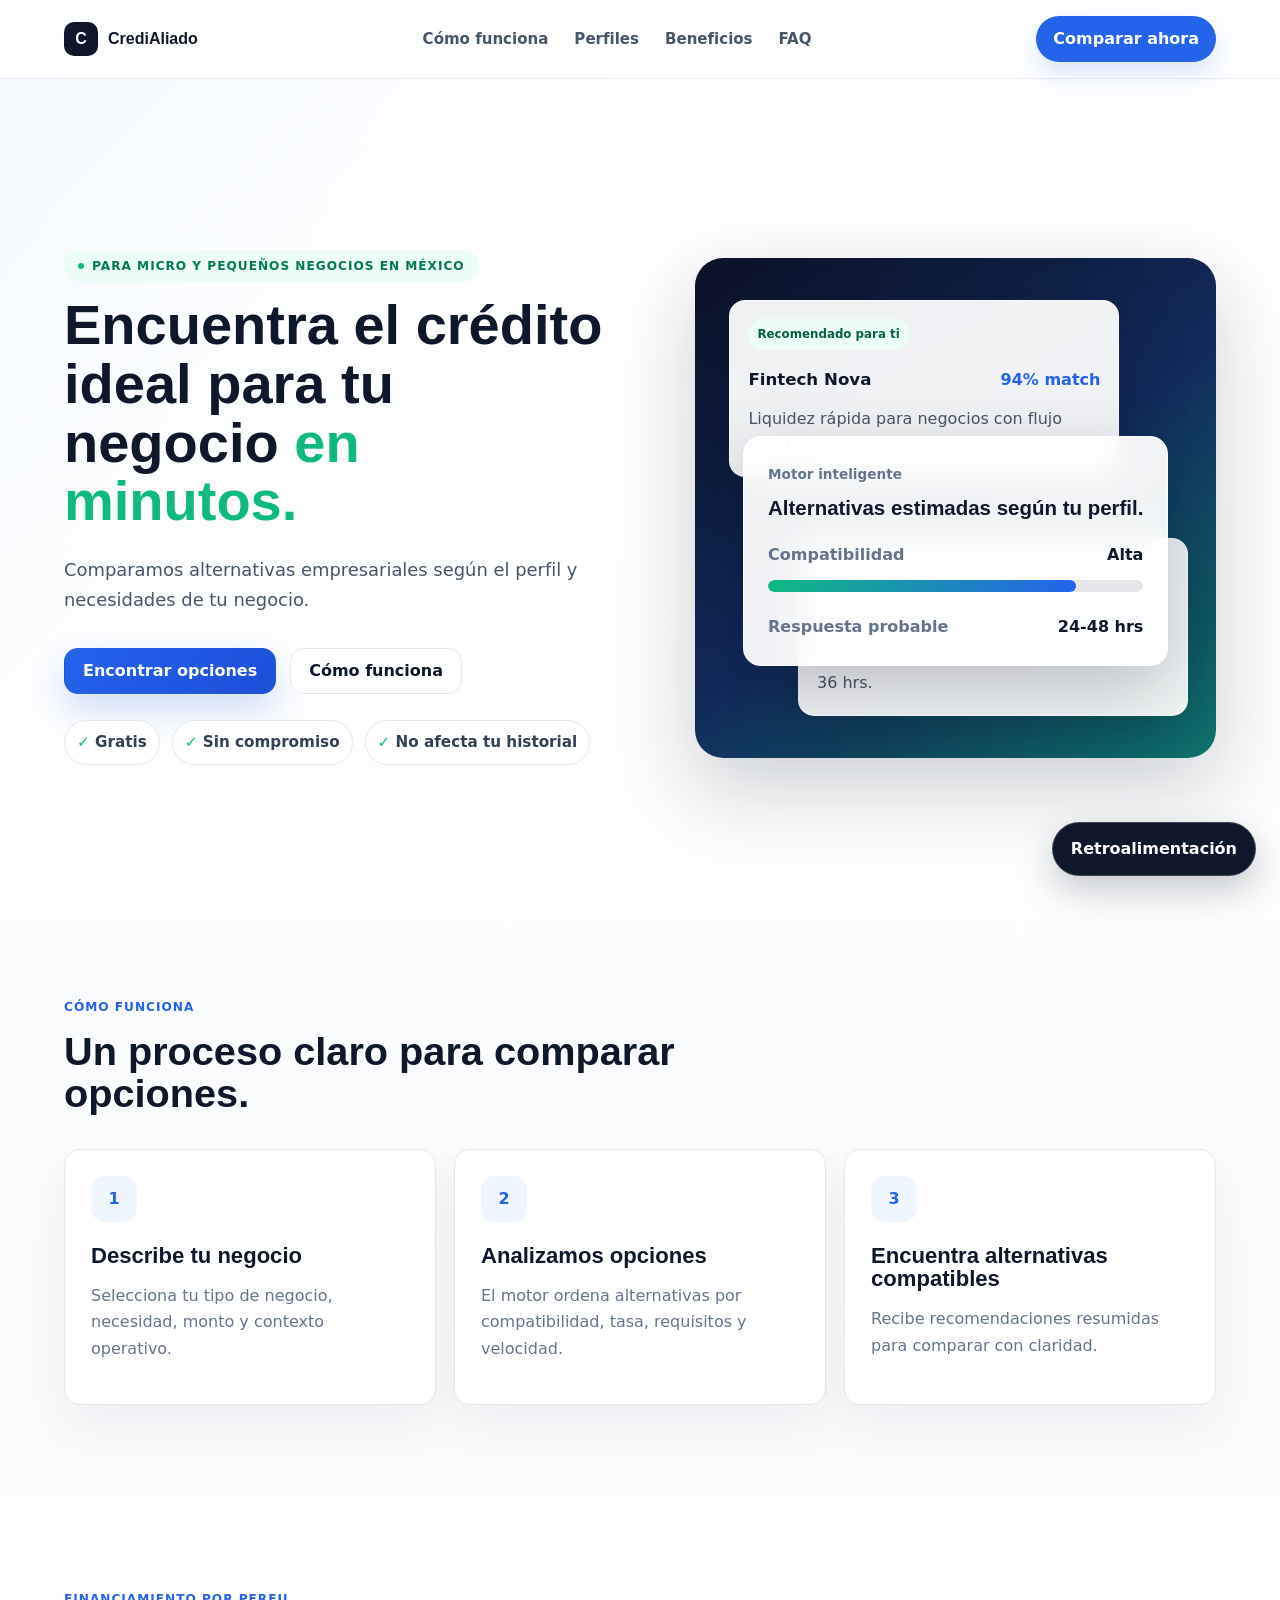
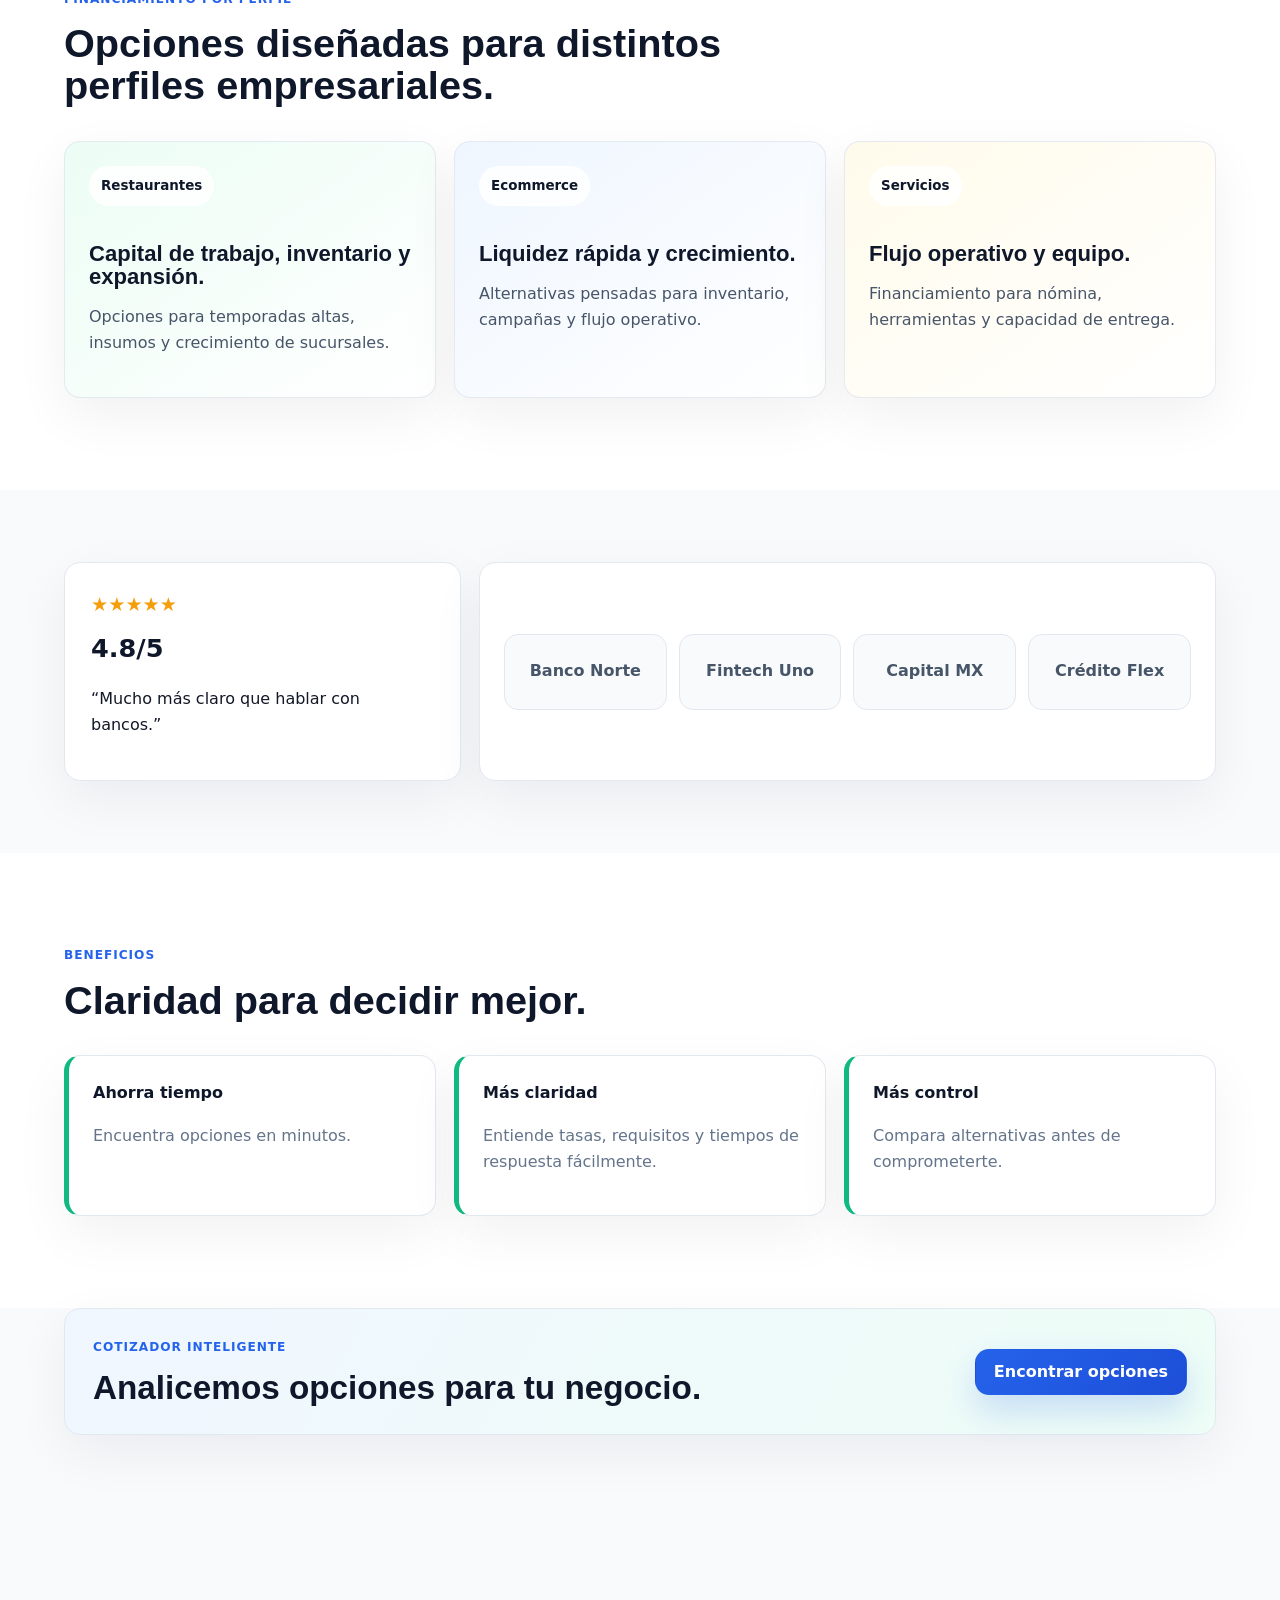
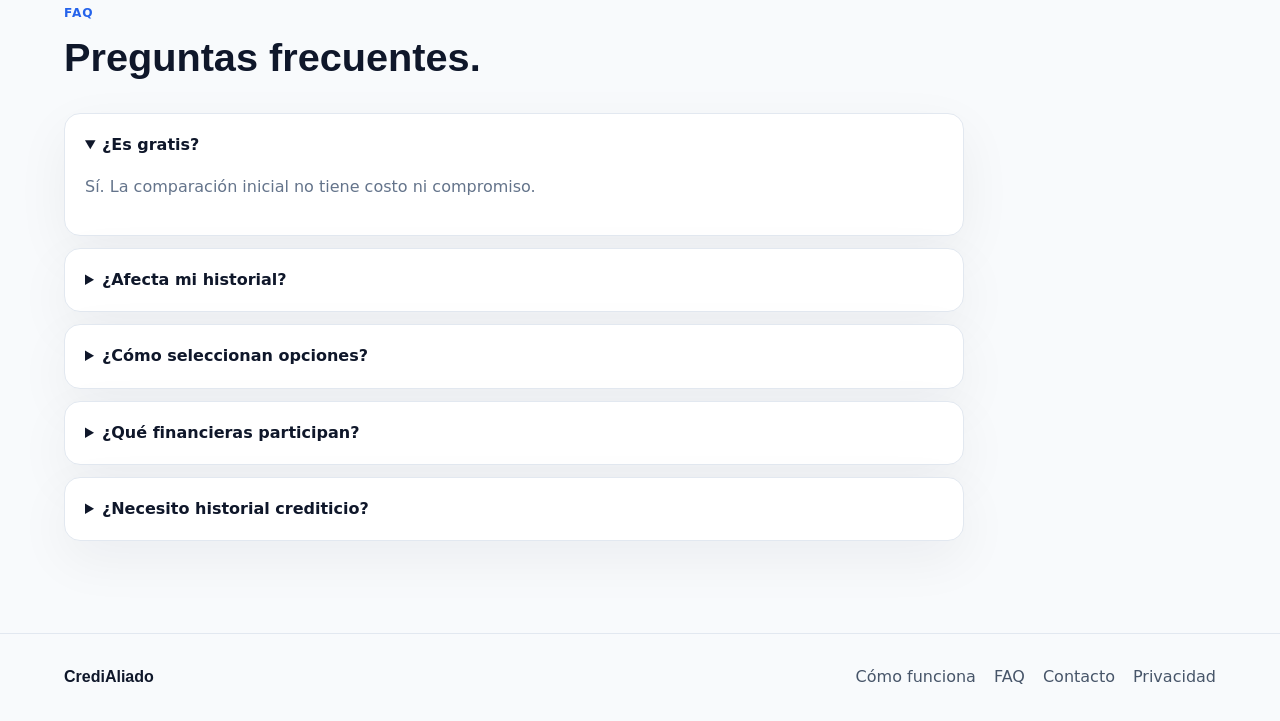
<file: index.html>
<!doctype html>
<html lang="es">
  <head>
    <!-- Google Tag Manager -->
    <script>
      (function (w, d, s, l, i) {
        w[l] = w[l] || [];
        w[l].push({ "gtm.start": new Date().getTime(), event: "gtm.js" });
        var f = d.getElementsByTagName(s)[0],
          j = d.createElement(s),
          dl = l != "dataLayer" ? "&l=" + l : "";
        j.async = true;
        j.src = "https://www.googletagmanager.com/gtm.js?id=" + i + dl;
        f.parentNode.insertBefore(j, f);
      })(window, document, "script", "dataLayer", "GTM-PTRPFNFP");
    </script>
    <!-- End Google Tag Manager -->
    <meta charset="UTF-8" />
    <meta name="viewport" content="width=device-width, initial-scale=1.0" />
    <title>CrediAliado | Matching financiero para PYMEs</title>
    <meta
      name="description"
      content="Encuentra financiamiento empresarial con una plataforma inteligente de matching financiero para PYMEs."
    />
    <link
      rel="icon"
      href="data:image/svg+xml,%3Csvg xmlns='http://www.w3.org/2000/svg' viewBox='0 0 64 64'%3E%3Crect width='64' height='64' rx='18' fill='%230F172A'/%3E%3Ctext x='32' y='42' text-anchor='middle' font-family='Arial' font-size='34' font-weight='700' fill='white'%3EC%3C/text%3E%3C/svg%3E"
    />
    <link rel="stylesheet" href="styles.css" />
  </head>
  <body>
    <!-- Google Tag Manager (noscript) -->
    <noscript
      ><iframe
        src="https://www.googletagmanager.com/ns.html?id=GTM-PTRPFNFP"
        height="0"
        width="0"
        style="display: none; visibility: hidden"
      ></iframe
    ></noscript>
    <!-- End Google Tag Manager (noscript) -->
    <header class="site-header">
      <a class="brand" href="index.html#inicio" aria-label="CrediAliado inicio">
        <span class="brand-mark">C</span>
        <span>CrediAliado</span>
      </a>
      <nav class="nav-links" aria-label="Navegación principal">
        <a href="#como-funciona">Cómo funciona</a>
        <a href="#perfiles">Perfiles</a>
        <a href="#beneficios">Beneficios</a>
        <a href="#faq">FAQ</a>
      </nav>
      <a class="header-cta" href="cotizador.html">Comparar ahora</a>
    </header>

    <main>
      <section class="hero" id="inicio">
        <div class="hero-copy">
          <p class="eyebrow hero-eyebrow">
            Para micro y pequeños negocios en México
          </p>
          <h1>
            Encuentra el crédito ideal para tu negocio
            <span class="text-green">en minutos.</span>
          </h1>
          <p class="hero-subtitle">
            Comparamos alternativas empresariales según el perfil y necesidades
            de tu negocio.
          </p>
          <div class="hero-actions">
            <a class="button button-primary" href="cotizador.html"
              >Encontrar opciones</a
            >
            <a class="button button-ghost" href="#como-funciona"
              >Cómo funciona</a
            >
          </div>
          <div class="trust-strip" aria-label="Indicadores de confianza">
            <span><strong>✓</strong> Gratis</span>
            <span><strong>✓</strong> Sin compromiso</span>
            <span><strong>✓</strong> No afecta tu historial</span>
          </div>
        </div>

        <div
          class="hero-visual calm-visual"
          aria-label="Vista previa de matching financiero"
        >
          <div class="smart-card hero-rec primary-rec">
            <span class="rec-label">Recomendado para ti</span>
            <div class="rec-head">
              <strong>Fintech Nova</strong>
              <span>94% match</span>
            </div>
            <p>Liquidez rápida para negocios con flujo constante.</p>
          </div>
          <div class="smart-card hero-rec secondary-rec">
            <span class="rec-label">Opción flexible</span>
            <div class="rec-head">
              <strong>Capital MX</strong>
              <span>88% match</span>
            </div>
            <p>Menos requisitos, respuesta estimada en 36 hrs.</p>
          </div>
          <div class="insight-panel">
            <span class="small-label">Motor inteligente</span>
            <h3>Alternativas estimadas según tu perfil.</h3>
            <div class="insight-row">
              <span>Compatibilidad</span>
              <strong>Alta</strong>
            </div>
            <div class="insight-line"><span style="--bar: 82%"></span></div>
            <div class="insight-row">
              <span>Respuesta probable</span>
              <strong>24-48 hrs</strong>
            </div>
          </div>
        </div>
      </section>

      <section class="section" id="como-funciona">
        <div class="section-heading">
          <p class="eyebrow">Cómo funciona</p>
          <h2>Un proceso claro para comparar opciones.</h2>
        </div>
        <div class="steps-grid">
          <article class="info-card">
            <span class="icon-box">1</span>
            <h3>Describe tu negocio</h3>
            <p>
              Selecciona tu tipo de negocio, necesidad, monto y contexto
              operativo.
            </p>
          </article>
          <article class="info-card">
            <span class="icon-box">2</span>
            <h3>Analizamos opciones</h3>
            <p>
              El motor ordena alternativas por compatibilidad, tasa, requisitos
              y velocidad.
            </p>
          </article>
          <article class="info-card">
            <span class="icon-box">3</span>
            <h3>Encuentra alternativas compatibles</h3>
            <p>Recibe recomendaciones resumidas para comparar con claridad.</p>
          </article>
        </div>
      </section>

      <section class="section profile-section" id="perfiles">
        <div class="section-heading">
          <p class="eyebrow">Financiamiento por perfil</p>
          <h2>Opciones diseñadas para distintos perfiles empresariales.</h2>
        </div>
        <div class="profile-grid">
          <article class="profile-card restaurant">
            <span>Restaurantes</span>
            <h3>Capital de trabajo, inventario y expansión.</h3>
            <p>
              Opciones para temporadas altas, insumos y crecimiento de
              sucursales.
            </p>
          </article>
          <article class="profile-card ecommerce">
            <span>Ecommerce</span>
            <h3>Liquidez rápida y crecimiento.</h3>
            <p>
              Alternativas pensadas para inventario, campañas y flujo operativo.
            </p>
          </article>
          <article class="profile-card services">
            <span>Servicios</span>
            <h3>Flujo operativo y equipo.</h3>
            <p>
              Financiamiento para nómina, herramientas y capacidad de entrega.
            </p>
          </article>
        </div>
      </section>

      <section class="proof-section">
        <div class="rating-card">
          <div class="stars" aria-label="Calificación 4.8 de 5">★★★★★</div>
          <strong>4.8/5</strong>
          <p>“Mucho más claro que hablar con bancos.”</p>
        </div>
        <div class="logo-cloud" aria-label="Financieras participantes demo">
          <span>Banco Norte</span>
          <span>Fintech Uno</span>
          <span>Capital MX</span>
          <span>Crédito Flex</span>
        </div>
      </section>

      <section class="section benefits-section" id="beneficios">
        <div class="section-heading">
          <p class="eyebrow">Beneficios</p>
          <h2>Claridad para decidir mejor.</h2>
        </div>
        <div class="benefits-grid">
          <article>
            <span>Ahorra tiempo</span>
            <p>Encuentra opciones en minutos.</p>
          </article>
          <article>
            <span>Más claridad</span>
            <p>Entiende tasas, requisitos y tiempos de respuesta fácilmente.</p>
          </article>
          <article>
            <span>Más control</span>
            <p>Compara alternativas antes de comprometerte.</p>
          </article>
        </div>
      </section>

      <section class="home-cta-section">
        <div>
          <p class="eyebrow">Cotizador inteligente</p>
          <h2>Analicemos opciones para tu negocio.</h2>
        </div>
        <a class="button button-primary" href="cotizador.html"
          >Encontrar opciones</a
        >
      </section>

      <section class="section faq-section" id="faq">
        <div class="section-heading">
          <p class="eyebrow">FAQ</p>
          <h2>Preguntas frecuentes.</h2>
        </div>
        <div class="faq-list">
          <details open>
            <summary>¿Es gratis?</summary>
            <p>Sí. La comparación inicial no tiene costo ni compromiso.</p>
          </details>
          <details>
            <summary>¿Afecta mi historial?</summary>
            <p>
              No. Este flujo es informativo y no realiza una consulta formal de
              buró.
            </p>
          </details>
          <details>
            <summary>¿Cómo seleccionan opciones?</summary>
            <p>
              Usamos tus respuestas para estimar compatibilidad, velocidad y
              requisitos.
            </p>
          </details>
          <details>
            <summary>¿Qué financieras participan?</summary>
            <p>
              En esta beta usamos opciones demo para validar claridad, confianza
              y conversión.
            </p>
          </details>
          <details>
            <summary>¿Necesito historial crediticio?</summary>
            <p>
              No siempre. Algunas alternativas evalúan ventas, antigüedad y
              flujo del negocio.
            </p>
          </details>
        </div>
      </section>
    </main>

    <a
      class="feedback-trigger"
      href="https://docs.google.com/forms/d/e/1FAIpQLSefCgy9SkTQuJ4f0qYIs3QMmN-Ha3sEBBcfDWnB3LaWqZV44Q/viewform?pli=1"
      target="_blank"
      rel="noopener noreferrer"
    >
      Retroalimentación
    </a>

    <footer class="site-footer">
      <span>CrediAliado</span>
      <div>
        <a href="#como-funciona">Cómo funciona</a>
        <a href="#faq">FAQ</a>
        <a href="mailto:hola@credialiado.mx">Contacto</a>
        <a href="#inicio">Privacidad</a>
      </div>
    </footer>
    <script src="app.js"></script>
  </body>
</html>
</file>
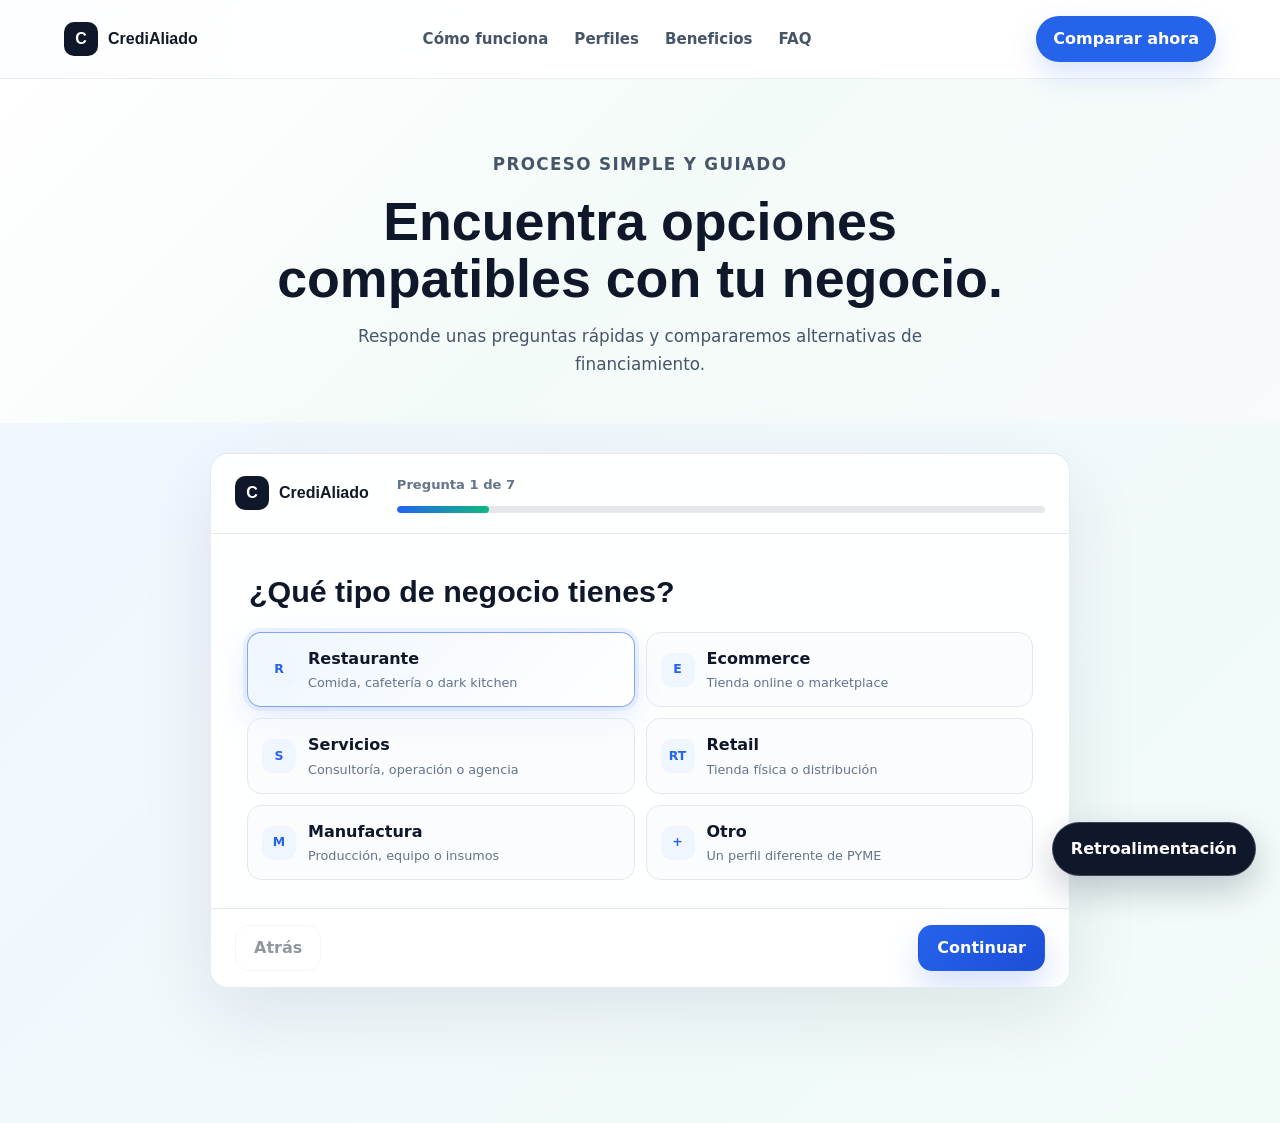
<file: cotizador.html>
<!doctype html>
<html lang="es">
  <head>
    <!-- Google Tag Manager -->
    <script>
      (function (w, d, s, l, i) {
        w[l] = w[l] || [];
        w[l].push({ "gtm.start": new Date().getTime(), event: "gtm.js" });
        var f = d.getElementsByTagName(s)[0],
          j = d.createElement(s),
          dl = l != "dataLayer" ? "&l=" + l : "";
        j.async = true;
        j.src = "https://www.googletagmanager.com/gtm.js?id=" + i + dl;
        f.parentNode.insertBefore(j, f);
      })(window, document, "script", "dataLayer", "GTM-PTRPFNFP");
    </script>
    <!-- End Google Tag Manager -->

    <meta charset="UTF-8" />
    <meta name="viewport" content="width=device-width, initial-scale=1.0" />
    <title>Cotizador | CrediAliado</title>
    <meta
      name="description"
      content="Cotizador inteligente para encontrar opciones de financiamiento compatibles con tu negocio."
    />
    <link
      rel="icon"
      href="data:image/svg+xml,%3Csvg xmlns='http://www.w3.org/2000/svg' viewBox='0 0 64 64'%3E%3Crect width='64' height='64' rx='18' fill='%230F172A'/%3E%3Ctext x='32' y='42' text-anchor='middle' font-family='Arial' font-size='34' font-weight='700' fill='white'%3EC%3C/text%3E%3C/svg%3E"
    />
    <link rel="stylesheet" href="styles.css" />
  </head>
  <body data-page="cotizador">
    <!-- Google Tag Manager (noscript) -->
    <noscript
      ><iframe
        src="https://www.googletagmanager.com/ns.html?id=GTM-PTRPFNFP"
        height="0"
        width="0"
        style="display: none; visibility: hidden"
      ></iframe
    ></noscript>
    <!-- End Google Tag Manager (noscript) -->

    <header class="site-header">
      <a class="brand" href="index.html" aria-label="CrediAliado inicio">
        <span class="brand-mark">C</span>
        <span>CrediAliado</span>
      </a>
      <nav class="nav-links" aria-label="Navegación principal">
        <a href="index.html#como-funciona">Cómo funciona</a>
        <a href="index.html#perfiles">Perfiles</a>
        <a href="index.html#beneficios">Beneficios</a>
        <a href="index.html#faq">FAQ</a>
      </nav>
      <a class="header-cta" href="#cotizador">Comparar ahora</a>
    </header>

    <main>
      <section class="quote-hero onboarding-hero compact-quote">
        <div>
          <p class="eyebrow">Proceso simple y guiado</p>
          <h1>Encuentra opciones compatibles con tu negocio.</h1>
          <p>
            Responde unas preguntas rápidas y compararemos alternativas de
            financiamiento.
          </p>
        </div>
      </section>

      <section class="quote-flow-section" id="cotizador">
        <div class="quote-flow">
          <div class="flow-topline">
            <a
              class="brand compact-brand"
              href="index.html"
              aria-label="CrediAliado inicio"
            >
              <span class="brand-mark">C</span>
              <span>CrediAliado</span>
            </a>
            <div class="progress-wrap">
              <span id="progressLabel">Pregunta 1 de 7</span>
              <div class="progress-track"><span id="progressBar"></span></div>
            </div>
          </div>

          <form id="compareForm" class="question-card">
            <fieldset class="question-step active" data-step="0">
              <legend>¿Qué tipo de negocio tienes?</legend>
              <label class="select-card visual-option">
                <input
                  type="radio"
                  name="business"
                  value="Restaurante"
                  checked
                />
                <span
                  ><i>R</i><b>Restaurante</b
                  ><small>Comida, cafetería o dark kitchen</small></span
                >
              </label>
              <label class="select-card visual-option">
                <input type="radio" name="business" value="Ecommerce" />
                <span
                  ><i>E</i><b>Ecommerce</b
                  ><small>Tienda online o marketplace</small></span
                >
              </label>
              <label class="select-card visual-option">
                <input type="radio" name="business" value="Servicios" />
                <span
                  ><i>S</i><b>Servicios</b
                  ><small>Consultoría, operación o agencia</small></span
                >
              </label>
              <label class="select-card visual-option">
                <input type="radio" name="business" value="Retail" />
                <span
                  ><i>RT</i><b>Retail</b
                  ><small>Tienda física o distribución</small></span
                >
              </label>
              <label class="select-card visual-option">
                <input type="radio" name="business" value="Manufactura" />
                <span
                  ><i>M</i><b>Manufactura</b
                  ><small>Producción, equipo o insumos</small></span
                >
              </label>
              <label class="select-card visual-option">
                <input type="radio" name="business" value="Otro" />
                <span
                  ><i>+</i><b>Otro</b
                  ><small>Un perfil diferente de PYME</small></span
                >
              </label>
            </fieldset>

            <fieldset class="question-step" data-step="1">
              <legend>¿Para qué necesitas financiamiento?</legend>
              <label class="select-card">
                <input type="radio" name="need" value="Inventario" checked />
                <span>Inventario</span>
              </label>
              <label class="select-card">
                <input type="radio" name="need" value="Expansión" />
                <span>Expansión</span>
              </label>
              <label class="select-card">
                <input type="radio" name="need" value="Capital de trabajo" />
                <span>Capital de trabajo</span>
              </label>
              <label class="select-card">
                <input type="radio" name="need" value="Equipo" />
                <span>Equipo</span>
              </label>
              <label class="select-card">
                <input type="radio" name="need" value="Marketing" />
                <span>Marketing</span>
              </label>
            </fieldset>

            <fieldset class="question-step amount-step" data-step="2">
              <legend>¿Cuánto necesitas?</legend>
              <div class="amount-control">
                <input
                  id="amountRange"
                  type="range"
                  name="amount"
                  min="50000"
                  max="1000000"
                  step="50000"
                  value="250000"
                />
                <output id="amountOutput" for="amountRange">$250,000</output>
                <div class="amount-markers">
                  <span>$50k</span>
                  <span>$500k</span>
                  <span>$1M</span>
                </div>
              </div>
            </fieldset>

            <fieldset class="question-step" data-step="3">
              <legend>¿Cuánto tiempo lleva operando tu negocio?</legend>
              <label class="select-card">
                <input type="radio" name="age" value="Menos de 1 año" checked />
                <span>Menos de 1 año</span>
              </label>
              <label class="select-card">
                <input type="radio" name="age" value="1-2 años" />
                <span>1-2 años</span>
              </label>
              <label class="select-card">
                <input type="radio" name="age" value="3+ años" />
                <span>3+ años</span>
              </label>
            </fieldset>

            <fieldset class="question-step" data-step="4">
              <legend>¿Cuánto facturas mensualmente?</legend>
              <label class="select-card">
                <input
                  type="radio"
                  name="revenue"
                  value="Menos de 50k"
                  checked
                />
                <span>Menos de 50k</span>
              </label>
              <label class="select-card">
                <input type="radio" name="revenue" value="50k-200k" />
                <span>50k-200k</span>
              </label>
              <label class="select-card">
                <input type="radio" name="revenue" value="200k-500k" />
                <span>200k-500k</span>
              </label>
              <label class="select-card">
                <input type="radio" name="revenue" value="500k+" />
                <span>500k+</span>
              </label>
            </fieldset>

            <fieldset class="question-step" data-step="5">
              <legend>¿Has solicitado crédito antes?</legend>
              <label class="select-card">
                <input type="radio" name="history" value="Sí" checked />
                <span>Sí</span>
              </label>
              <label class="select-card">
                <input type="radio" name="history" value="No" />
                <span>No</span>
              </label>
            </fieldset>

            <fieldset class="question-step" data-step="6">
              <legend>¿Cómo consideras tu historial crediticio?</legend>
              <label class="select-card">
                <input type="radio" name="credit" value="Bueno" checked />
                <span>Bueno</span>
              </label>
              <label class="select-card">
                <input type="radio" name="credit" value="Regular" />
                <span>Regular</span>
              </label>
              <label class="select-card">
                <input type="radio" name="credit" value="Malo" />
                <span>Malo</span>
              </label>
              <label class="select-card">
                <input type="radio" name="credit" value="No lo sé" />
                <span>No lo sé</span>
              </label>
            </fieldset>

            <div class="form-actions">
              <button
                class="button button-ghost"
                id="backButton"
                type="button"
                disabled
              >
                Atrás
              </button>
              <button
                class="button button-primary"
                id="nextButton"
                type="button"
              >
                Continuar
              </button>
            </div>
          </form>

          <div class="loading-state" id="loadingState" hidden>
            <div class="pulse-orbit"></div>
            <p>Analizando opciones para tu negocio...</p>
            <div class="loading-bars">
              <span></span>
              <span></span>
              <span></span>
            </div>
          </div>
        </div>
      </section>

      <section class="results-section" id="resultados" hidden>
        <div class="section-heading">
          <p class="eyebrow">Resultados personalizados</p>
          <h2 id="resultsHeadline">
            Encontramos opciones compatibles con tu perfil.
          </h2>
        </div>
        <div class="health-card" id="healthCard"></div>
        <div class="results-toolbar">
          <div class="results-summary" id="resultsSummary"></div>
          <label>
            Ordenar por
            <select id="sortSelect">
              <option value="match">Mayor compatibilidad</option>
              <option value="rate">Menor tasa</option>
              <option value="speed">Respuesta más rápida</option>
              <option value="requirements">Menos requisitos</option>
            </select>
          </label>
        </div>
        <div class="results-grid" id="resultsGrid"></div>
        <div class="lead-capture" hidden>
          <div>
            <h3>
              ¿Quieres guardar estas opciones y recibir nuevas recomendaciones?
            </h3>
            <p>
              Te enviamos el resumen por WhatsApp o email para revisarlo con
              calma.
            </p>
          </div>
          <form class="lead-form">
            <label>
              WhatsApp
              <input type="tel" placeholder="55 1234 5678" />
            </label>
            <label>
              Email
              <input type="email" placeholder="tu@negocio.com" />
            </label>
            <button class="button button-primary" type="button">
              Guardar opciones
            </button>
          </form>
        </div>
      </section>
    </main>

    <dialog class="contact-dialog" id="contactDialog">
      <form class="contact-form" id="contactForm" method="dialog">
        <div class="contact-head">
          <div>
            <p class="eyebrow">Solicitud de contacto</p>
            <h2>Guarda tus opciones y recibe seguimiento</h2>
            <p id="contactLenderLabel">
              Te enviaremos el resumen por WhatsApp o email para revisarlo con
              calma.
            </p>
          </div>
          <button
            class="icon-button"
            id="closeContactDialog"
            type="button"
            aria-label="Cerrar"
          >
            &times;
          </button>
        </div>
        <div class="contact-fields">
          <label>
            WhatsApp
            <input
              id="contactPhone"
              name="phone"
              type="tel"
              placeholder="55 1234 5678"
              autocomplete="tel"
              required
            />
          </label>
          <label>
            Email
            <input
              id="contactEmail"
              name="email"
              type="email"
              placeholder="tu@negocio.com"
              autocomplete="email"
              required
            />
          </label>
        </div>
        <div class="contact-actions">
          <button class="button button-ghost" type="button" id="cancelContact">
            Cancelar
          </button>
          <button class="button button-primary" type="submit">
            Enviar datos
          </button>
        </div>
      </form>
    </dialog>

    <a
      class="feedback-trigger"
      href="https://docs.google.com/forms/d/e/1FAIpQLSefCgy9SkTQuJ4f0qYIs3QMmN-Ha3sEBBcfDWnB3LaWqZV44Q/viewform?pli=1"
      target="_blank"
      rel="noopener noreferrer"
    >
      Retroalimentación
    </a>

    <script src="app.js"></script>
  </body>
</html>
</file>
<file: styles.css>
:root {
  --navy: #0f172a;
  --blue: #2563eb;
  --green: #10b981;
  --amber: #f59e0b;
  --mist: #eef6ff;
  --aqua: #dffcf2;
  --ink: #111827;
  --muted: #64748b;
  --line: #e2e8f0;
  --bg: #f8fafc;
  --white: #ffffff;
  --soft-blue: #eff6ff;
  --soft-green: #ecfdf5;
  --shadow: 0 22px 70px rgba(15, 23, 42, 0.1);
}

* {
  box-sizing: border-box;
}

[hidden] {
  display: none !important;
}

html {
  scroll-behavior: smooth;
}

body {
  margin: 0;
  background:
    linear-gradient(135deg, rgba(239, 246, 255, 0.72), rgba(255, 255, 255, 0) 34rem),
    linear-gradient(180deg, #ffffff 0%, var(--bg) 46%);
  color: var(--ink);
  font-family: "Inter", "Segoe UI", system-ui, sans-serif;
  line-height: 1.65;
}

a {
  color: inherit;
  text-decoration: none;
}

button,
input {
  font: inherit;
}

.site-header {
  position: sticky;
  top: 0;
  z-index: 20;
  display: flex;
  align-items: center;
  justify-content: space-between;
  gap: 24px;
  padding: 16px clamp(20px, 5vw, 72px);
  background: rgba(255, 255, 255, 0.82);
  border-bottom: 1px solid rgba(226, 232, 240, 0.72);
  backdrop-filter: blur(18px);
}

.brand,
.nav-links,
.trust-strip,
.hero-actions,
.form-actions,
.site-footer,
.site-footer div {
  display: flex;
  align-items: center;
}

.brand {
  gap: 10px;
  font-family: "Geist", "Segoe UI", "Inter", sans-serif;
  font-weight: 650;
}

.brand-mark {
  display: grid;
  width: 34px;
  height: 34px;
  place-items: center;
  color: var(--white);
  background: var(--navy);
  border-radius: 10px;
}

.nav-links {
  gap: 26px;
  color: #475569;
  font-size: 0.94rem;
  font-weight: 550;
}

.nav-links a:hover,
.site-footer a:hover {
  color: var(--blue);
}

.header-cta {
  padding: 10px 17px;
  color: var(--white);
  background: var(--blue);
  border-radius: 999px;
  font-weight: 650;
  box-shadow: 0 12px 28px rgba(37, 99, 235, 0.18);
}

.hero {
  display: grid;
  grid-template-columns: minmax(0, 1.02fr) minmax(340px, 0.98fr);
  gap: clamp(42px, 7vw, 96px);
  align-items: center;
  min-height: calc(100vh - 74px);
  padding: clamp(64px, 8vw, 104px) clamp(20px, 5vw, 72px) 72px;
}

.eyebrow {
  margin: 0 0 14px;
  color: var(--blue);
  font-size: 0.76rem;
  font-weight: 700;
  letter-spacing: 0.08em;
  text-transform: uppercase;
}

.hero-eyebrow {
  display: inline-flex;
  align-items: center;
  gap: 8px;
  width: fit-content;
  padding: 6px 14px;
  color: #047857;
  background: var(--soft-green);
  border-radius: 999px;
}

.hero-eyebrow::before {
  content: "";
  width: 6px;
  height: 6px;
  flex: 0 0 6px;
  border-radius: 999px;
  background: var(--green);
}

h1,
h2,
h3 {
  margin: 0;
  color: var(--navy);
  font-family: "Geist", "Segoe UI", "Inter", sans-serif;
  letter-spacing: 0;
  line-height: 1.05;
}

h1 {
  max-width: 720px;
  font-size: clamp(2.55rem, 4.8vw, 3.5rem);
  letter-spacing: 0;
  font-weight: 650;
}

.text-green {
  color: var(--green);
}

h2 {
  font-size: clamp(2rem, 3.1vw, 2.5rem);
  font-weight: 620;
}

h3 {
  font-size: clamp(1.12rem, 1.8vw, 1.38rem);
  font-weight: 600;
}

.hero-subtitle {
  max-width: 560px;
  margin: 24px 0 0;
  color: #475569;
  font-size: clamp(1rem, 1.6vw, 1.12rem);
}

.hero-actions {
  flex-wrap: wrap;
  gap: 14px;
  margin-top: 34px;
}

.button {
  display: inline-flex;
  align-items: center;
  justify-content: center;
  min-height: 46px;
  padding: 0 18px;
  border: 1px solid transparent;
  border-radius: 14px;
  cursor: pointer;
  font-weight: 650;
  transition: transform 150ms ease, border-color 150ms ease, background 150ms ease,
    box-shadow 150ms ease;
}

.button:hover {
  transform: translateY(-2px);
}

.button-primary {
  color: var(--white);
  background: linear-gradient(135deg, var(--blue), #1d4ed8);
  box-shadow: 0 16px 34px rgba(37, 99, 235, 0.2);
}

.button-ghost {
  color: var(--navy);
  background: var(--white);
  border-color: var(--line);
}

.button:disabled {
  cursor: not-allowed;
  opacity: 0.45;
  transform: none;
}

.trust-strip {
  flex-wrap: wrap;
  gap: 12px;
  margin-top: 26px;
  color: #334155;
  font-size: 0.95rem;
  font-weight: 600;
}

.trust-strip span {
  padding: 9px 12px;
  background: var(--white);
  border: 1px solid var(--line);
  border-radius: 999px;
}

.trust-strip strong {
  color: var(--green);
}

.hero-visual {
  position: relative;
  min-height: 500px;
  padding: 34px;
  overflow: hidden;
  background: linear-gradient(145deg, #0b1226 0%, #122a5c 52%, #0f766e 100%);
  border-radius: 28px;
  box-shadow: 0 28px 82px rgba(15, 23, 42, 0.2);
  isolation: isolate;
}

.dashboard-card,
.signal-card,
.floating-note,
.smart-card,
.insight-panel {
  background: rgba(255, 255, 255, 0.94);
  border: 1px solid rgba(255, 255, 255, 0.64);
  box-shadow: 0 24px 68px rgba(2, 6, 23, 0.22);
  backdrop-filter: blur(16px);
}

.calm-visual {
  display: grid;
  align-content: center;
}

.smart-card {
  position: absolute;
  padding: 18px;
  border-radius: 16px;
}

.hero-rec {
  width: min(78%, 390px);
  animation: floatSoft 5.5s ease-in-out infinite;
}

.primary-rec {
  top: 42px;
  left: 34px;
}

.secondary-rec {
  right: 28px;
  bottom: 42px;
  animation-delay: 1s;
}

.rec-label {
  display: inline-flex;
  margin-bottom: 16px;
  padding: 6px 9px;
  color: #065f46;
  background: var(--soft-green);
  border-radius: 999px;
  font-size: 0.74rem;
  font-weight: 650;
}

.rec-head {
  display: flex;
  align-items: center;
  justify-content: space-between;
  gap: 14px;
}

.rec-head strong {
  color: var(--navy);
  font-size: 1.04rem;
}

.rec-head span {
  color: var(--blue);
  font-weight: 650;
}

.smart-card p {
  margin: 12px 0 0;
  color: #475569;
}

.insight-panel {
  position: relative;
  z-index: 2;
  max-width: 430px;
  margin: 86px auto 0;
  padding: 24px;
  border-radius: 18px;
}

.insight-panel h3 {
  margin-top: 10px;
  font-size: 1.28rem;
  line-height: 1.12;
}

.insight-row {
  display: flex;
  align-items: center;
  justify-content: space-between;
  gap: 16px;
  margin-top: 22px;
  color: var(--muted);
  font-weight: 600;
}

.insight-row strong {
  color: var(--navy);
}

.insight-line {
  height: 12px;
  margin-top: 12px;
  overflow: hidden;
  background: #e5e7eb;
  border-radius: 999px;
}

.insight-line span {
  display: block;
  width: var(--bar);
  height: 100%;
  background: linear-gradient(90deg, var(--green), var(--blue));
  border-radius: inherit;
}

.dashboard-card {
  position: absolute;
  right: 34px;
  bottom: 36px;
  left: 34px;
  padding: 26px;
  border-radius: 22px;
}

.dashboard-top,
.rate-row,
.main-signal {
  display: flex;
  align-items: center;
  justify-content: space-between;
  gap: 18px;
}

.dashboard-top span,
.small-label,
.rate-row span {
  color: var(--muted);
  font-size: 0.85rem;
  font-weight: 700;
}

.dashboard-top strong {
  display: grid;
  width: 44px;
  height: 44px;
  place-items: center;
  color: var(--blue);
  background: var(--soft-blue);
  border-radius: 14px;
}

.rate-row {
  margin: 34px 0 20px;
}

.rate-row strong {
  color: var(--navy);
  font-size: 3.2rem;
  line-height: 1;
}

.range-bars {
  display: grid;
  gap: 12px;
}

.range-bars span {
  display: block;
  height: 12px;
  overflow: hidden;
  background: #e0f2fe;
  border-radius: 999px;
}

.range-bars span::after {
  display: block;
  width: var(--bar);
  height: 100%;
  content: "";
  background: linear-gradient(90deg, var(--blue), var(--green));
  border-radius: inherit;
}

.approval-card {
  display: inline-flex;
  align-items: center;
  gap: 9px;
  margin-top: 22px;
  padding: 10px 12px;
  color: #065f46;
  background: var(--soft-green);
  border-radius: 999px;
  font-weight: 600;
}

.status-dot {
  width: 9px;
  height: 9px;
  background: var(--green);
  border-radius: 50%;
  box-shadow: 0 0 0 5px rgba(16, 185, 129, 0.16);
}

.signal-card {
  position: absolute;
  top: 34px;
  left: 34px;
  right: 84px;
  padding: 18px;
  border-radius: 18px;
}

.signal-card strong {
  display: block;
  margin-top: 4px;
  color: var(--navy);
  font-size: 1.05rem;
}

.match-score {
  color: var(--green);
  font-size: 2.1rem;
  font-weight: 700;
}

.floating-note {
  position: absolute;
  padding: 12px 14px;
  color: var(--navy);
  border-radius: 16px;
  font-size: 0.9rem;
  font-weight: 600;
}

.note-left {
  left: 18px;
  top: 46%;
}

.note-right {
  right: 18px;
  top: 31%;
}

.section,
.results-section {
  padding: 92px clamp(20px, 5vw, 72px);
}

.section-heading {
  max-width: 720px;
  margin-bottom: 34px;
}

.steps-grid,
.benefits-grid,
.results-grid {
  display: grid;
  grid-template-columns: repeat(3, minmax(0, 1fr));
  gap: 18px;
}

.info-card,
.benefits-grid article,
.result-card,
.lead-capture,
.faq-list details,
.comparator-panel {
  background: var(--white);
  border: 1px solid var(--line);
  border-radius: 16px;
  box-shadow: 0 18px 54px rgba(15, 23, 42, 0.055);
}

.info-card {
  padding: 26px;
}

.info-card p,
.benefits-grid p,
.comparator-intro p,
.lead-capture p,
.faq-list p,
.result-card p {
  color: var(--muted);
}

.icon-box {
  display: grid;
  width: 46px;
  height: 46px;
  margin-bottom: 22px;
  place-items: center;
  color: var(--blue);
  background: var(--soft-blue);
  border-radius: 14px;
  font-weight: 650;
}

.benefits-section {
  background: #ffffff;
}

.profile-section {
  background: var(--white);
}

.profile-grid {
  display: grid;
  grid-template-columns: repeat(3, minmax(0, 1fr));
  gap: 18px;
}

.profile-card {
  min-height: 246px;
  padding: 24px;
  border: 1px solid rgba(226, 232, 240, 0.9);
  border-radius: 16px;
  box-shadow: 0 18px 54px rgba(15, 23, 42, 0.06);
}

.profile-card span {
  display: inline-flex;
  margin-bottom: 36px;
  padding: 8px 11px;
  color: var(--navy);
  background: rgba(255, 255, 255, 0.82);
  border: 1px solid rgba(255, 255, 255, 0.78);
  border-radius: 999px;
  font-size: 0.84rem;
  font-weight: 700;
}

.profile-card h3 {
  max-width: 360px;
}

.profile-card p {
  color: #475569;
}

.restaurant {
  background: linear-gradient(145deg, #ecfdf5, #ffffff);
}

.ecommerce {
  background: linear-gradient(145deg, #eff6ff, #ffffff);
}

.services {
  background: linear-gradient(145deg, #fffbeb, #ffffff);
}

.proof-section {
  display: grid;
  grid-template-columns: minmax(280px, 0.7fr) minmax(320px, 1.3fr);
  gap: 18px;
  align-items: stretch;
  padding: 72px clamp(20px, 5vw, 72px);
}

.rating-card,
.logo-cloud,
.home-cta-section,
.quote-aside,
.health-card {
  background: var(--white);
  border: 1px solid var(--line);
  border-radius: 16px;
  box-shadow: 0 18px 54px rgba(15, 23, 42, 0.06);
}

.rating-card {
  padding: 26px;
}

.rating-card strong {
  display: block;
  margin: 7px 0 10px;
  color: var(--navy);
  font-size: 1.6rem;
}

.stars {
  color: var(--amber);
  letter-spacing: 0;
  font-size: 1.2rem;
}

.logo-cloud {
  display: grid;
  grid-template-columns: repeat(4, minmax(0, 1fr));
  gap: 12px;
  align-items: center;
  padding: 24px;
}

.logo-cloud span {
  display: grid;
  min-height: 76px;
  place-items: center;
  color: #475569;
  background: #f8fafc;
  border: 1px solid var(--line);
  border-radius: 14px;
  text-align: center;
  font-weight: 650;
}

.home-cta-section {
  display: flex;
  align-items: center;
  justify-content: space-between;
  gap: 24px;
  margin: 0 clamp(20px, 5vw, 72px) 76px;
  padding: 28px;
  background:
    linear-gradient(120deg, rgba(239, 246, 255, 0.96), rgba(236, 253, 245, 0.9)),
    var(--white);
}

.home-cta-section h2 {
  max-width: 820px;
  font-size: clamp(1.75rem, 2.6vw, 2.35rem);
}

.quote-hero {
  display: grid;
  grid-template-columns: minmax(0, 1.2fr) minmax(280px, 0.8fr);
  gap: 32px;
  align-items: end;
  padding: 72px clamp(20px, 5vw, 72px) 36px;
}

.onboarding-hero {
  background: linear-gradient(135deg, #ffffff 0%, #f3fbf8 48%, var(--bg) 100%);
}

.compact-quote {
  display: block;
  padding-bottom: 28px;
  text-align: center;
}

.compact-quote h1,
.compact-quote p {
  margin-right: auto;
  margin-left: auto;
}

.compact-quote p {
  max-width: 620px;
}

.quote-hero h1 {
  max-width: 760px;
  font-size: clamp(2.35rem, 4.2vw, 3.5rem);
}

.quote-hero p {
  max-width: 620px;
  color: #475569;
  font-size: 1.05rem;
}

.quote-aside {
  padding: 24px;
  background:
    linear-gradient(145deg, rgba(239, 246, 255, 0.98), rgba(255, 255, 255, 0.96)),
    var(--white);
}

.quote-aside span {
  color: var(--green);
  font-weight: 650;
}

.quote-aside strong {
  display: block;
  margin: 8px 0;
  color: var(--navy);
  font-size: 1.55rem;
  line-height: 1.1;
}

.cotizador-section {
  padding-top: 42px;
}

.quote-flow-section {
  min-height: 700px;
  padding: 30px clamp(16px, 4vw, 72px) 96px;
  background:
    linear-gradient(135deg, rgba(239, 246, 255, 0.92), rgba(236, 253, 245, 0.54)),
    var(--bg);
}

.quote-flow {
  width: min(100%, 860px);
  margin: 0 auto;
  overflow: hidden;
  background: rgba(255, 255, 255, 0.9);
  border: 1px solid rgba(226, 232, 240, 0.9);
  border-radius: 18px;
  box-shadow: 0 24px 76px rgba(15, 23, 42, 0.09);
  backdrop-filter: blur(18px);
}

.flow-topline {
  display: grid;
  grid-template-columns: auto minmax(220px, 1fr);
  gap: 28px;
  align-items: center;
  padding: 20px 24px;
  border-bottom: 1px solid var(--line);
}

.compact-brand {
  white-space: nowrap;
}

.engine-preview {
  display: grid;
  gap: 10px;
  margin-top: 24px;
}

.engine-preview span {
  padding: 12px 14px;
  color: #334155;
  background: var(--white);
  border: 1px solid var(--line);
  border-radius: 14px;
  font-weight: 600;
}

.benefits-grid article {
  padding: 24px;
  border-left: 5px solid var(--green);
}

.benefits-grid span {
  color: var(--navy);
  font-weight: 650;
}

.comparator-section {
  padding: 84px clamp(20px, 5vw, 72px);
  background: linear-gradient(180deg, #f7fbff, #f8fafc);
}

.comparator-shell {
  display: grid;
  grid-template-columns: minmax(0, 0.86fr) minmax(340px, 1.14fr);
  gap: 34px;
  align-items: start;
}

.comparator-intro {
  position: sticky;
  top: 104px;
}

.comparator-panel {
  padding: clamp(22px, 4vw, 36px);
  box-shadow: 0 28px 84px rgba(15, 23, 42, 0.09);
}

.progress-wrap {
  display: grid;
  gap: 10px;
  color: var(--muted);
  font-size: 0.82rem;
  font-weight: 700;
}

.progress-track {
  height: 7px;
  overflow: hidden;
  background: #e5e7eb;
  border-radius: 999px;
}

#progressBar {
  display: block;
  width: 33.33%;
  height: 100%;
  background: linear-gradient(90deg, var(--blue), var(--green));
  border-radius: inherit;
  transition: width 240ms ease;
}

.question-card {
  display: grid;
  min-height: 410px;
  margin-top: 0;
  padding: 32px 36px 0;
}

.question-step {
  display: none;
  margin: 0;
  padding: 0;
  border: 0;
}

.question-step.active {
  display: grid;
  grid-template-columns: repeat(2, minmax(0, 1fr));
  gap: 11px;
  align-content: start;
  animation: fadeSlide 320ms ease both;
}

.question-step legend {
  grid-column: 1 / -1;
  margin-bottom: 16px;
  color: var(--navy);
  font-family: "Geist", "Segoe UI", "Inter", sans-serif;
  font-size: clamp(1.38rem, 2.6vw, 1.9rem);
  font-weight: 620;
}

.select-card {
  position: relative;
  cursor: pointer;
}

.select-card input {
  position: absolute;
  inset: 0;
  opacity: 0;
}

.select-card span {
  display: flex;
  align-items: center;
  min-height: 56px;
  padding: 13px 14px;
  background: rgba(248, 250, 252, 0.66);
  border: 1px solid var(--line);
  border-radius: 14px;
  color: var(--navy);
  font-weight: 620;
  transition: transform 160ms ease, border-color 160ms ease, background 160ms ease,
    box-shadow 160ms ease;
}

.select-card:hover span {
  border-color: rgba(37, 99, 235, 0.36);
  transform: translateY(-1px);
}

.visual-option span {
  display: grid;
  grid-template-columns: 34px 1fr;
  column-gap: 12px;
  align-items: center;
}

.visual-option small {
  grid-column: 2;
  color: var(--muted);
  font-size: 0.8rem;
  font-weight: 450;
}

.visual-option i {
  display: grid;
  grid-row: 1 / span 2;
  width: 34px;
  height: 34px;
  place-items: center;
  color: var(--blue);
  background: var(--soft-blue);
  border-radius: 11px;
  font-style: normal;
  font-size: 0.78rem;
  font-weight: 700;
}

.select-card input:checked + span {
  background: linear-gradient(135deg, #eff6ff, #ffffff);
  border-color: rgba(37, 99, 235, 0.55);
  box-shadow: 0 12px 34px rgba(37, 99, 235, 0.13), 0 0 0 4px rgba(37, 99, 235, 0.07);
}

.form-actions {
  justify-content: space-between;
  align-self: end;
  margin: 28px -36px 0;
  padding: 16px 24px;
  background: rgba(255, 255, 255, 0.94);
  border-top: 1px solid var(--line);
}

.amount-step.active {
  grid-template-columns: 1fr;
}

.amount-control {
  display: grid;
  gap: 18px;
  padding: 22px;
  background: #f8fafc;
  border: 1px solid var(--line);
  border-radius: 14px;
}

.amount-control input[type="range"] {
  width: 100%;
  accent-color: var(--blue);
}

.amount-control output {
  color: var(--navy);
  font-family: "Geist", "Segoe UI", "Inter", sans-serif;
  font-size: clamp(1.85rem, 4.2vw, 3rem);
  font-weight: 700;
  line-height: 1;
}

.amount-markers {
  display: flex;
  justify-content: space-between;
  color: var(--muted);
  font-size: 0.86rem;
  font-weight: 600;
}

.loading-state {
  display: grid;
  min-height: 520px;
  place-items: center;
  text-align: center;
  padding: 42px;
}

.loading-state p {
  margin: 18px 0;
  color: var(--navy);
  font-size: 1.08rem;
  font-weight: 650;
}

.pulse-orbit {
  width: 74px;
  height: 74px;
  background: radial-gradient(circle, var(--blue) 18%, transparent 20%),
    conic-gradient(from 90deg, var(--green), var(--blue), var(--amber), var(--green));
  border-radius: 50%;
  animation: spin 1.6s linear infinite;
}

.loading-bars {
  display: flex;
  gap: 8px;
}

.loading-bars span {
  width: 54px;
  height: 8px;
  background: var(--line);
  border-radius: 999px;
  animation: pulseBar 900ms ease-in-out infinite alternate;
}

.loading-bars span:nth-child(2) {
  animation-delay: 140ms;
}

.loading-bars span:nth-child(3) {
  animation-delay: 280ms;
}

.results-section {
  background: var(--white);
}

.results-summary {
  display: inline-flex;
  flex-wrap: wrap;
  gap: 10px;
}

.results-summary span {
  padding: 8px 11px;
  color: #334155;
  background: #f1f5f9;
  border-radius: 999px;
  font-size: 0.88rem;
  font-weight: 600;
}

.result-card {
  display: grid;
  gap: 16px;
  padding: 22px;
}

.recommendation-card {
  position: relative;
  overflow: hidden;
  padding-top: 28px;
  transition: transform 180ms ease, box-shadow 180ms ease;
}

.recommendation-card::before {
  position: absolute;
  inset: 0 0 auto;
  height: 5px;
  content: "";
  background: linear-gradient(90deg, var(--blue), var(--green));
}

.recommendation-card:hover {
  transform: translateY(-2px);
  box-shadow: 0 22px 62px rgba(15, 23, 42, 0.085);
}

.result-card header {
  display: flex;
  justify-content: space-between;
  gap: 16px;
}

.result-card header span {
  color: var(--green);
  font-weight: 700;
}

.result-card header p {
  margin: 5px 0 0;
}

.main-metric {
  color: var(--navy);
  font-family: "Geist", "Segoe UI", "Inter", sans-serif;
  font-size: 1.7rem;
  font-weight: 700;
}

.recommendation-card .main-metric {
  display: inline-flex;
  width: fit-content;
  padding: 9px 13px;
  color: #1e3a8a;
  background: var(--soft-blue);
  border-radius: 999px;
  font-size: 1.12rem;
}

.quick-info {
  display: grid;
  gap: 8px;
  margin: 0;
  padding: 0;
  color: #334155;
  list-style: none;
}

.quick-info li::before {
  margin-right: 8px;
  color: var(--green);
  content: "✓";
  font-weight: 700;
}

.smart-explanation {
  margin: 0;
  padding: 13px;
  color: #334155;
  background: #f8fafc;
  border: 1px solid var(--line);
  border-radius: 12px;
  font-weight: 450;
}

.contact-message {
  display: grid;
  gap: 8px;
  padding: 13px;
  color: #14532d;
  background: #ecfdf5;
  border: 1px solid rgba(16, 185, 129, 0.28);
  border-radius: 12px;
  font-size: 0.92rem;
}

.contact-message[hidden] {
  display: none;
}

.contact-message a {
  width: fit-content;
  color: var(--blue);
  font-weight: 700;
  text-decoration: none;
}

.contact-message a:hover {
  text-decoration: underline;
}

.health-card {
  display: grid;
  grid-template-columns: minmax(150px, 0.45fr) minmax(220px, 1fr) minmax(150px, 0.45fr);
  gap: 18px;
  align-items: center;
  margin-bottom: 20px;
  padding: 22px;
}

.health-card strong {
  display: block;
  margin-top: 4px;
  color: var(--navy);
  font-size: 1.18rem;
}

.health-meter {
  height: 12px;
  overflow: hidden;
  background: #e5e7eb;
  border-radius: 999px;
}

.health-meter span {
  display: block;
  width: var(--health);
  height: 100%;
  background: linear-gradient(90deg, var(--green), var(--blue));
  border-radius: inherit;
}

.results-toolbar {
  display: flex;
  align-items: end;
  justify-content: space-between;
  gap: 18px;
  margin-bottom: 24px;
}

.results-toolbar label {
  display: grid;
  gap: 7px;
  min-width: 240px;
  color: var(--navy);
  font-size: 0.86rem;
  font-weight: 650;
}

.results-toolbar select {
  min-height: 46px;
  padding: 0 40px 0 14px;
  color: var(--navy);
  background: var(--white);
  border: 1px solid var(--line);
  border-radius: 14px;
  font-weight: 600;
}

.lead-capture {
  display: grid;
  grid-template-columns: 0.9fr 1.1fr;
  gap: 24px;
  align-items: end;
  margin-top: 28px;
  padding: 26px;
  border-color: rgba(16, 185, 129, 0.36);
}

.lead-form {
  display: grid;
  grid-template-columns: 1fr 1fr auto;
  gap: 12px;
  align-items: end;
}

.lead-form label {
  display: grid;
  gap: 7px;
  color: var(--navy);
  font-size: 0.86rem;
  font-weight: 650;
}

.lead-form input {
  min-height: 48px;
  padding: 0 14px;
  border: 1px solid var(--line);
  border-radius: 14px;
  outline: 0;
}

.lead-form input:focus {
  border-color: var(--blue);
  box-shadow: 0 0 0 4px rgba(37, 99, 235, 0.12);
}

.contact-dialog {
  width: min(92vw, 720px);
  padding: 0;
  color: var(--navy);
  background: var(--white);
  border: 1px solid rgba(16, 185, 129, 0.36);
  border-radius: 18px;
  box-shadow: var(--shadow);
}

.contact-dialog::backdrop {
  background: rgba(15, 23, 42, 0.42);
}

.contact-form {
  display: grid;
  gap: 22px;
  padding: clamp(22px, 4vw, 30px);
}

.contact-head {
  display: flex;
  justify-content: space-between;
  gap: 20px;
}

.contact-head h2 {
  max-width: 560px;
  margin: 6px 0 10px;
  font-size: clamp(1.35rem, 3vw, 1.85rem);
  line-height: 1.05;
}

.contact-head p:last-child {
  max-width: 560px;
  margin: 0;
  color: #475569;
}

.contact-fields {
  display: grid;
  grid-template-columns: repeat(2, minmax(0, 1fr));
  gap: 14px;
}

.contact-fields label {
  display: grid;
  gap: 8px;
  color: var(--navy);
  font-size: 0.88rem;
  font-weight: 700;
}

.contact-fields input {
  min-height: 52px;
  padding: 0 14px;
  color: var(--navy);
  background: #f8fafc;
  border: 1px solid var(--line);
  border-radius: 14px;
  outline: 0;
  font: inherit;
  font-weight: 600;
}

.contact-fields input:focus {
  border-color: var(--blue);
  box-shadow: 0 0 0 4px rgba(37, 99, 235, 0.12);
}

.contact-actions {
  display: flex;
  justify-content: flex-end;
  gap: 12px;
}

.faq-list {
  display: grid;
  gap: 12px;
  max-width: 900px;
}

.faq-list details {
  padding: 18px 20px;
}

.faq-list summary {
  cursor: pointer;
  color: var(--navy);
  font-weight: 650;
}

.site-footer {
  justify-content: space-between;
  gap: 20px;
  padding: 30px clamp(20px, 5vw, 72px);
  color: #475569;
  border-top: 1px solid var(--line);
}

.site-footer span {
  color: var(--navy);
  font-family: "Geist", "Segoe UI", "Inter", sans-serif;
  font-weight: 650;
}

.site-footer div {
  flex-wrap: wrap;
  gap: 18px;
}

.feedback-trigger {
  position: fixed;
  right: 24px;
  bottom: 24px;
  z-index: 40;
  padding: 13px 18px;
  color: var(--white);
  background: var(--navy);
  border: 1px solid rgba(255, 255, 255, 0.2);
  border-radius: 999px;
  box-shadow: 0 14px 34px rgba(15, 23, 42, 0.22);
  font: inherit;
  font-weight: 700;
  cursor: pointer;
}

.feedback-trigger:hover {
  background: #172554;
  border-color: rgba(255, 255, 255, 0.28);
  transform: translateY(-1px);
}

.feedback-dialog {
  width: min(92vw, 520px);
  padding: 0;
  color: var(--navy);
  background: var(--white);
  border: 1px solid var(--line);
  border-radius: 20px;
  box-shadow: var(--shadow);
}

.feedback-dialog::backdrop {
  background: rgba(15, 23, 42, 0.36);
}

.feedback-form {
  display: grid;
  gap: 18px;
  padding: 24px;
}

.feedback-head {
  display: flex;
  align-items: flex-start;
  justify-content: space-between;
  gap: 18px;
}

.feedback-head h2 {
  margin-top: 4px;
  font-size: 1.45rem;
}

.icon-button {
  display: inline-grid;
  width: 38px;
  height: 38px;
  place-items: center;
  color: var(--navy);
  background: var(--soft-blue);
  border: 1px solid var(--line);
  border-radius: 999px;
  font: inherit;
  font-size: 1.45rem;
  line-height: 1;
  cursor: pointer;
}

.feedback-form label {
  display: grid;
  gap: 8px;
  color: var(--navy);
  font-weight: 700;
}

.feedback-form textarea,
.feedback-form input {
  width: 100%;
  padding: 14px 16px;
  color: var(--navy);
  background: #f8fafc;
  border: 1px solid var(--line);
  border-radius: 14px;
  font: inherit;
  font-weight: 500;
  resize: vertical;
}

@keyframes fadeSlide {
  from {
    opacity: 0;
    transform: translateY(8px);
  }

  to {
    opacity: 1;
    transform: translateY(0);
  }
}

@keyframes spin {
  to {
    transform: rotate(360deg);
  }
}

@keyframes pulseBar {
  to {
    background: var(--blue);
    transform: scaleX(1.14);
  }
}

@keyframes floatSoft {
  0%,
  100% {
    transform: translateY(0);
  }

  50% {
    transform: translateY(-10px);
  }
}

@media (max-width: 980px) {
  .hero,
  .comparator-shell,
  .lead-capture,
  .quote-hero,
  .proof-section {
    grid-template-columns: 1fr;
  }

  .hero {
    min-height: auto;
  }

  .comparator-intro {
    position: static;
  }

  .steps-grid,
  .benefits-grid,
  .results-grid,
  .profile-grid {
    grid-template-columns: 1fr;
  }

  .lead-form {
    grid-template-columns: 1fr;
  }

  .logo-cloud {
    grid-template-columns: repeat(2, minmax(0, 1fr));
  }

  .health-card,
  .results-toolbar {
    grid-template-columns: 1fr;
  }

  .health-card {
    align-items: stretch;
  }

  .results-toolbar {
    align-items: stretch;
    flex-direction: column;
  }

  .quote-flow {
    width: min(100%, 760px);
  }
}

@media (max-width: 720px) {
  .site-header {
    align-items: flex-start;
  }

  .nav-links {
    display: none;
  }

  .hero-visual {
    min-height: 430px;
    padding: 22px;
    border-radius: 22px;
  }

  .signal-card {
    left: 18px;
    right: 18px;
  }

  .dashboard-card {
    right: 18px;
    left: 18px;
    bottom: 20px;
  }

  .floating-note {
    display: none;
  }

  .question-step.active {
    grid-template-columns: 1fr;
  }

  .compact-quote {
    padding-top: 48px;
  }

  .quote-flow-section {
    padding: 18px 14px 58px;
  }

  .flow-topline {
    grid-template-columns: 1fr;
    gap: 16px;
    padding: 18px;
  }

  .question-card {
    min-height: 500px;
    padding: 24px 18px 0;
  }

  .form-actions {
    margin-right: -18px;
    margin-left: -18px;
    padding: 14px 18px;
  }

  .contact-head,
  .contact-actions {
    align-items: stretch;
    flex-direction: column;
  }

  .contact-fields {
    grid-template-columns: 1fr;
  }

  .visual-option span {
    grid-template-columns: 32px 1fr;
  }

  .site-footer {
    align-items: flex-start;
    flex-direction: column;
  }

  .home-cta-section {
    align-items: flex-start;
    flex-direction: column;
  }

  .logo-cloud {
    grid-template-columns: 1fr;
  }

  .feedback-trigger {
    right: 14px;
    bottom: 14px;
    padding: 12px 15px;
    font-size: 0.92rem;
  }
}
</file>
